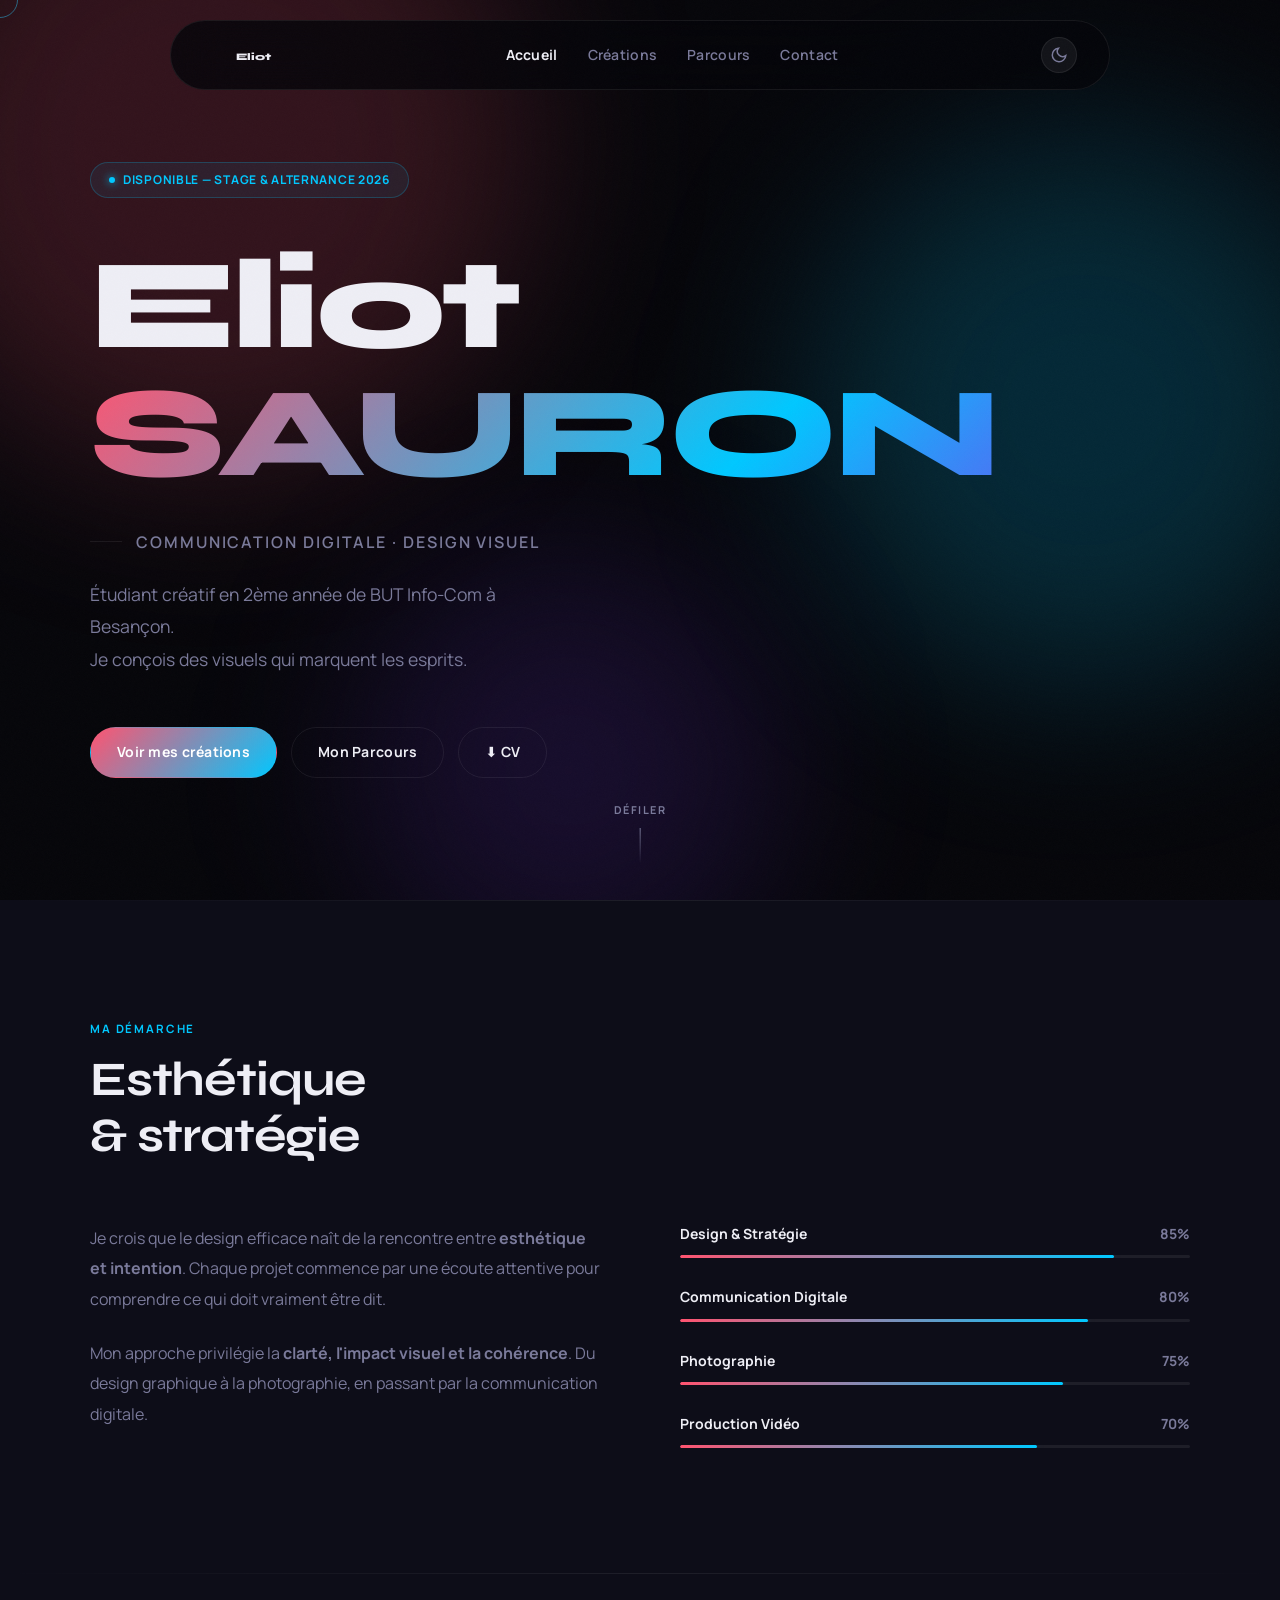
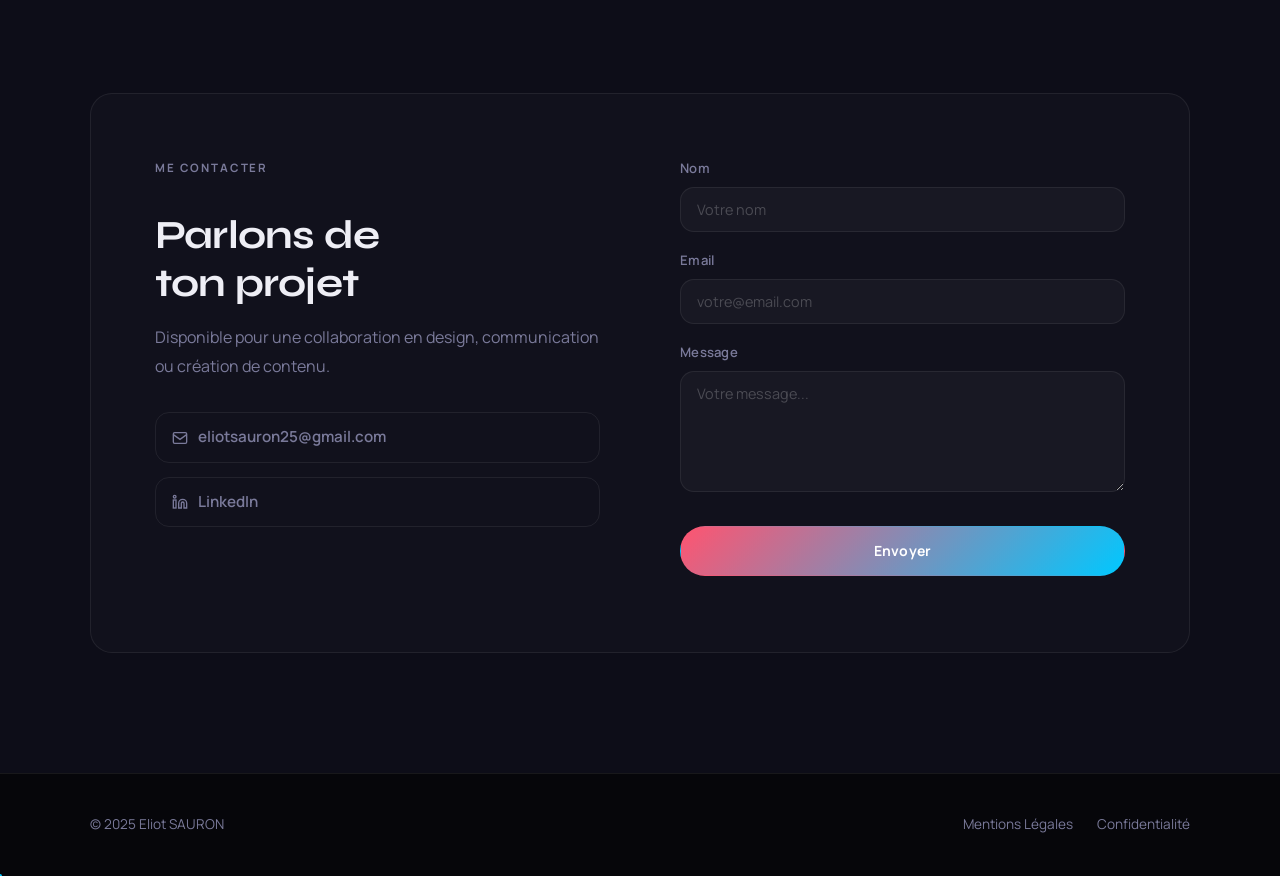
<file: index.html>
<!DOCTYPE html>
<html lang="fr">
<head>
    <meta charset="UTF-8">
    <meta name="viewport" content="width=device-width, initial-scale=1.0">
    <title>Eliot SAURON — Portfolio Créatif</title>
    <meta name="description" content="Portfolio d'Eliot Sauron — Communication Digitale & Design Visuel. Étudiant BUT Info-Com.">
    <link rel="preconnect" href="https://fonts.googleapis.com">
    <link rel="preconnect" href="https://fonts.gstatic.com" crossorigin>
    <link href="https://fonts.googleapis.com/css2?family=Manrope:wght@300;400;600;800&family=Syne:wght@600;700;800&display=swap" rel="stylesheet">
    <link rel="stylesheet" href="assets/css/style.css">
    <link rel="icon" href="favicon.ico">
</head>
<body class="theme-dark">

<header>
    <div class="header-inner">
        <a href="index.html" class="logo" aria-label="Accueil">
            <svg viewBox="0 0 200 80" fill="none">
                <defs>
                    <linearGradient id="g1" x1="0%" y1="0%" x2="100%" y2="0%">
                        <stop offset="0%" stop-color="#ff5470"/>
                        <stop offset="100%" stop-color="#00c8ff"/>
                    </linearGradient>
                </defs>
                <text x="50%" y="55%" text-anchor="middle" dominant-baseline="middle">Eliot</text>
                <path d="M30,40 C30,20 60,-10 100,10 C150,30 170,20 170,40 C170,60 150,90 100,70 C50,50 30,60 30,40" stroke="url(#g1)" stroke-width="3" fill="none" stroke-linecap="round"/>
            </svg>
        </a>
        <nav>
            <ul>
                <li><a href="index.html" class="active">Accueil</a></li>
                <li><a href="creations.html">Créations</a></li>
                <li><a href="cv.html">Parcours</a></li>
                <li><a href="#contact">Contact</a></li>
            </ul>
        </nav>
        <button id="theme-toggle" aria-label="Changer le thème">
            <svg class="icon-sun" width="18" height="18" viewBox="0 0 24 24" fill="none" stroke="currentColor" stroke-width="2"><circle cx="12" cy="12" r="5"/><line x1="12" y1="1" x2="12" y2="3"/><line x1="12" y1="21" x2="12" y2="23"/><line x1="4.22" y1="4.22" x2="5.64" y2="5.64"/><line x1="18.36" y1="18.36" x2="19.78" y2="19.78"/><line x1="1" y1="12" x2="3" y2="12"/><line x1="21" y1="12" x2="23" y2="12"/><line x1="4.22" y1="19.78" x2="5.64" y2="18.36"/><line x1="18.36" y1="5.64" x2="19.78" y2="4.22"/></svg>
            <svg class="icon-moon" width="18" height="18" viewBox="0 0 24 24" fill="none" stroke="currentColor" stroke-width="2"><path d="M21 12.79A9 9 0 1 1 11.21 3 7 7 0 0 0 21 12.79z"/></svg>
        </button>
    </div>
</header>

<main>
    <!-- HERO -->
    <section class="hero">
        <div class="hero-bg">
            <div class="orb orb-1"></div>
            <div class="orb orb-2"></div>
            <div class="orb orb-3"></div>
        </div>

        <div class="hero-content container">
            <div class="hero-tag">
                <span class="hero-tag-dot"></span>
                Disponible — Stage &amp; Alternance 2026
            </div>

            <h1 class="hero-title">
                <span class="line"><span class="line-inner">Eliot</span></span>
                <span class="line"><span class="line-inner grad">SAURON</span></span>
            </h1>

            <p class="hero-role">Communication Digitale · Design Visuel</p>

            <p class="hero-desc">
                Étudiant créatif en 2ème année de BUT Info-Com à Besançon.<br>
                Je conçois des visuels qui marquent les esprits.
            </p>

            <div class="hero-buttons">
                <a href="creations.html" class="btn btn-primary">Voir mes créations</a>
                <a href="cv.html" class="btn btn-ghost">Mon Parcours</a>
                <a href="/img/CV%20-%20Eliot%20SAURON.pdf" download class="btn btn-ghost">⬇ CV</a>
            </div>
        </div>

        <div class="hero-scroll">Défiler</div>
    </section>

    <!-- APPROCHE -->
    <section class="approach" id="approche">
        <div class="section-sep"></div>
        <div class="container">
            <p class="section-label" data-animate>Ma démarche</p>
            <h2 data-animate>Esthétique<br>&amp; stratégie</h2>
            <div class="approach-grid">
                <div class="approach-text" data-animate>
                    <p>Je crois que le design efficace naît de la rencontre entre <strong>esthétique et intention</strong>. Chaque projet commence par une écoute attentive pour comprendre ce qui doit vraiment être dit.</p>
                    <p>Mon approche privilégie la <strong>clarté, l'impact visuel et la cohérence</strong>. Du design graphique à la photographie, en passant par la communication digitale.</p>
                </div>
                <div class="skills" data-animate>
                    <div class="skill-item">
                        <div class="skill-head"><span>Design & Stratégie</span><span>85%</span></div>
                        <div class="progress"><div class="progress-bar" style="--fill:85%"></div></div>
                    </div>
                    <div class="skill-item">
                        <div class="skill-head"><span>Communication Digitale</span><span>80%</span></div>
                        <div class="progress"><div class="progress-bar" style="--fill:80%"></div></div>
                    </div>
                    <div class="skill-item">
                        <div class="skill-head"><span>Photographie</span><span>75%</span></div>
                        <div class="progress"><div class="progress-bar" style="--fill:75%"></div></div>
                    </div>
                    <div class="skill-item">
                        <div class="skill-head"><span>Production Vidéo</span><span>70%</span></div>
                        <div class="progress"><div class="progress-bar" style="--fill:70%"></div></div>
                    </div>
                </div>
            </div>
        </div>
    </section>

    <!-- CONTACT -->
    <section class="contact" id="contact">
        <div class="section-sep"></div>
        <div class="container">
            <div class="contact-card">
                <div class="contact-info" data-animate>
                    <p class="section-label">Me contacter</p>
                    <h2>Parlons de<br>ton projet</h2>
                    <p>Disponible pour une collaboration en design, communication ou création de contenu.</p>
                    <a href="mailto:eliotsauron25@gmail.com" class="contact-link">
                        <svg width="16" height="16" viewBox="0 0 24 24" fill="none" stroke="currentColor" stroke-width="2"><rect x="2" y="4" width="20" height="16" rx="2"/><path d="M2 7l10 7 10-7"/></svg>
                        eliotsauron25@gmail.com
                    </a>
                    <a href="https://linkedin.com/in/eliot-sauron" target="_blank" rel="noopener" class="contact-link">
                        <svg width="16" height="16" viewBox="0 0 24 24" fill="none" stroke="currentColor" stroke-width="2"><path d="M16 8a6 6 0 0 1 6 6v7h-4v-7a2 2 0 0 0-2-2 2 2 0 0 0-2 2v7h-4v-7a6 6 0 0 1 6-6z"/><rect x="2" y="9" width="4" height="12"/><circle cx="4" cy="4" r="2"/></svg>
                        LinkedIn
                    </a>
                </div>
                <form id="contact-form" action="https://formspree.io/f/mblwgzve" method="POST" data-animate>
                    <div class="form-group">
                        <label for="name">Nom</label>
                        <input type="text" id="name" name="name" placeholder="Votre nom" required>
                    </div>
                    <div class="form-group">
                        <label for="email">Email</label>
                        <input type="email" id="email" name="email" placeholder="votre@email.com" required>
                    </div>
                    <div class="form-group">
                        <label for="message">Message</label>
                        <textarea id="message" name="message" rows="5" placeholder="Votre message..." required></textarea>
                    </div>
                    <button type="submit" class="btn btn-primary" style="width:100%;margin-top:8px;justify-content:center">Envoyer</button>
                    <div id="form-status" style="margin-top:12px;text-align:center;font-size:.875rem"></div>
                </form>
            </div>
        </div>
    </section>
</main>

<footer>
    <div class="container footer-inner">
        <span>© 2025 Eliot SAURON</span>
        <div class="footer-links">
            <a href="mentions-legales.html">Mentions Légales</a>
            <a href="politique-confidentialite.html">Confidentialité</a>
        </div>
    </div>
</footer>

<script src="assets/js/form-protection.js"></script>
<script src="assets/js/main.js"></script>
</body>
</html>
</file>
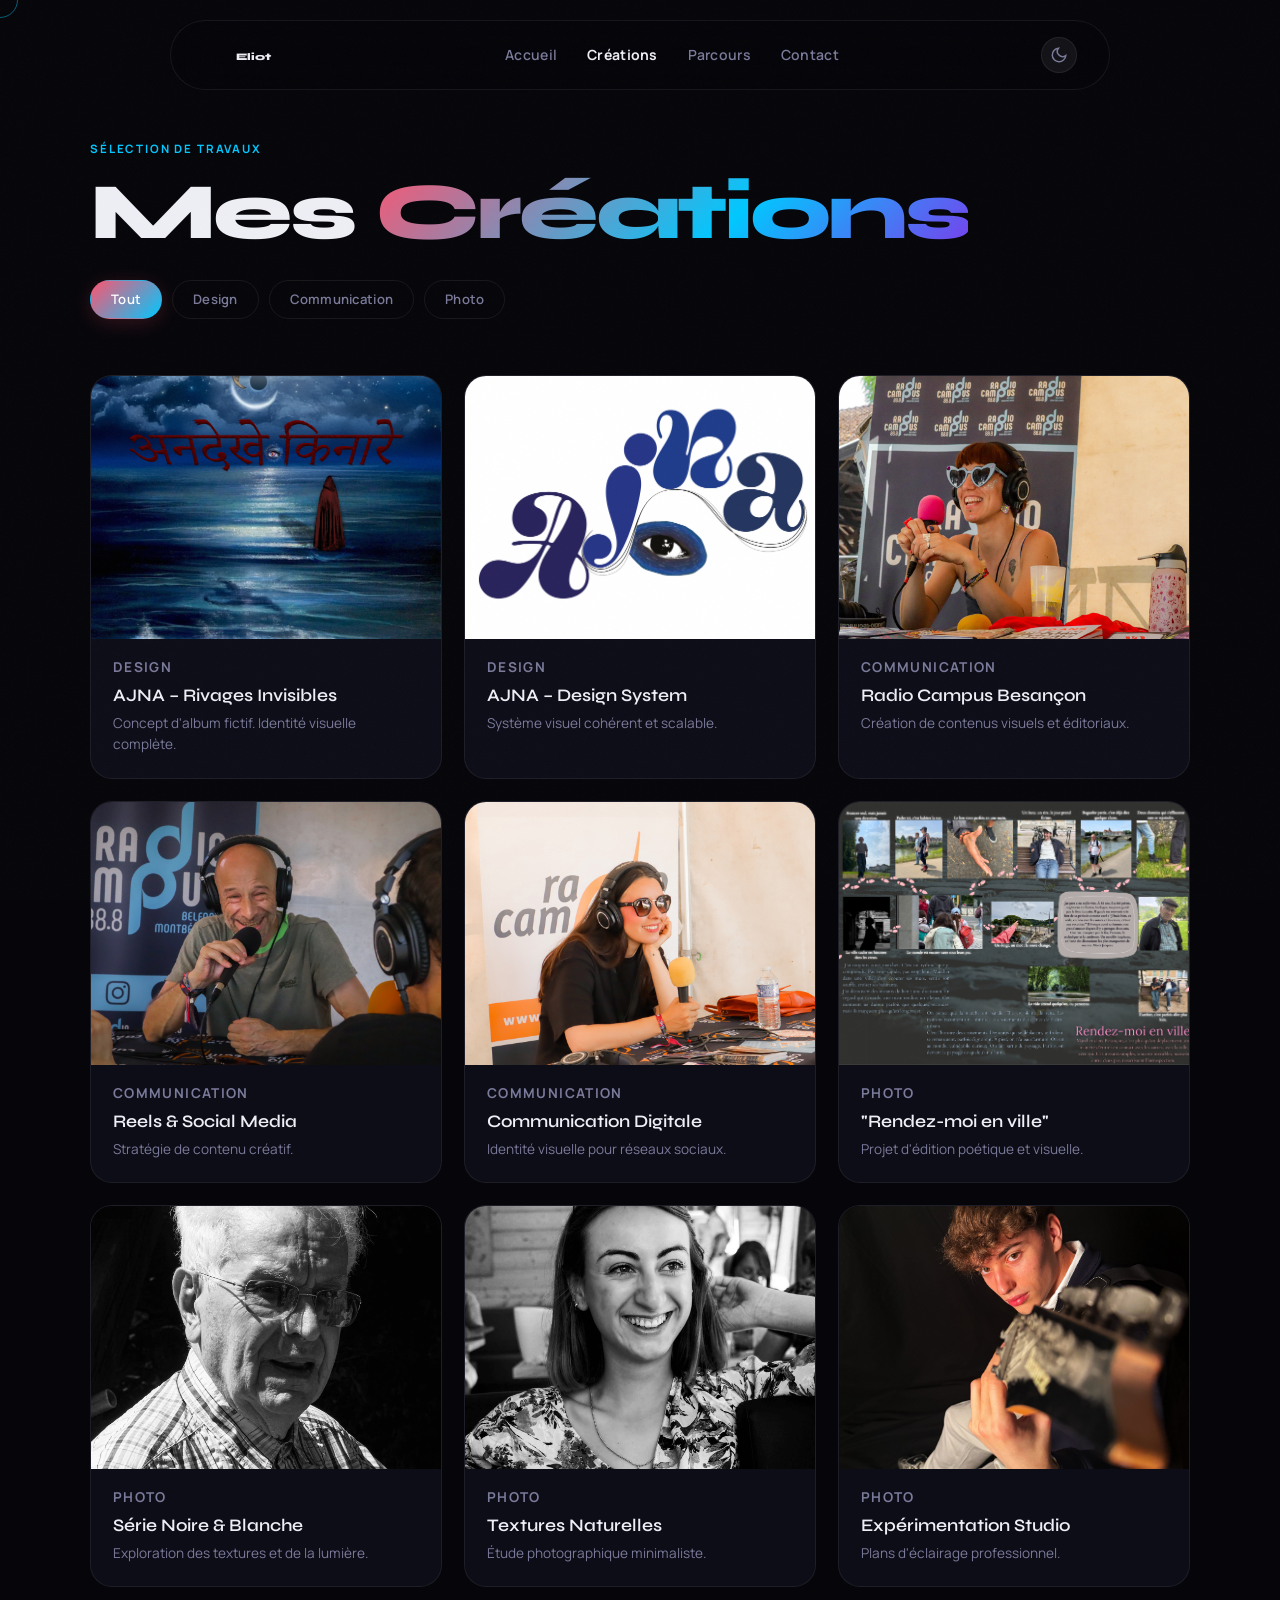
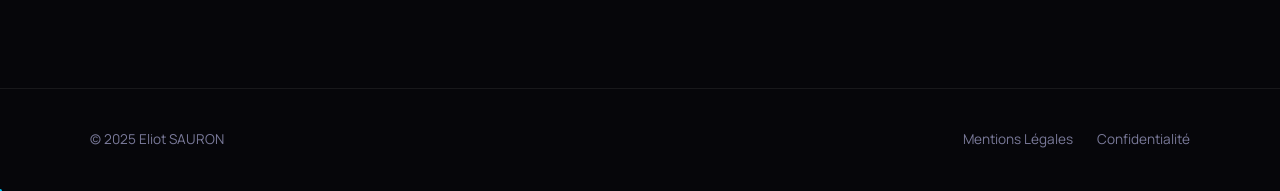
<file: creations.html>
<!DOCTYPE html>
<html lang="fr">
<head>
    <meta charset="UTF-8">
    <meta name="viewport" content="width=device-width, initial-scale=1.0">
    <title>Créations — Eliot SAURON</title>
    <meta name="description" content="Projets en design graphique, communication et photographie — Eliot Sauron.">
    <link rel="preconnect" href="https://fonts.googleapis.com">
    <link rel="preconnect" href="https://fonts.gstatic.com" crossorigin>
    <link href="https://fonts.googleapis.com/css2?family=Manrope:wght@300;400;600;800&family=Syne:wght@600;700;800&display=swap" rel="stylesheet">
    <link rel="stylesheet" href="assets/css/style.css">
    <link rel="icon" href="favicon.ico">
</head>
<body class="theme-dark">

<header>
    <div class="header-inner">
        <a href="index.html" class="logo" aria-label="Accueil">
            <svg viewBox="0 0 200 80" fill="none">
                <defs>
                    <linearGradient id="g1" x1="0%" y1="0%" x2="100%" y2="0%">
                        <stop offset="0%" stop-color="#ff5470"/>
                        <stop offset="100%" stop-color="#00c8ff"/>
                    </linearGradient>
                </defs>
                <text x="50%" y="55%" text-anchor="middle" dominant-baseline="middle">Eliot</text>
                <path d="M30,40 C30,20 60,-10 100,10 C150,30 170,20 170,40 C170,60 150,90 100,70 C50,50 30,60 30,40" stroke="url(#g1)" stroke-width="3" fill="none" stroke-linecap="round"/>
            </svg>
        </a>
        <nav>
            <ul>
                <li><a href="index.html">Accueil</a></li>
                <li><a href="creations.html" class="active">Créations</a></li>
                <li><a href="cv.html">Parcours</a></li>
                <li><a href="index.html#contact">Contact</a></li>
            </ul>
        </nav>
        <button id="theme-toggle" aria-label="Changer le thème">
            <svg class="icon-sun" width="18" height="18" viewBox="0 0 24 24" fill="none" stroke="currentColor" stroke-width="2"><circle cx="12" cy="12" r="5"/><line x1="12" y1="1" x2="12" y2="3"/><line x1="12" y1="21" x2="12" y2="23"/><line x1="4.22" y1="4.22" x2="5.64" y2="5.64"/><line x1="18.36" y1="18.36" x2="19.78" y2="19.78"/><line x1="1" y1="12" x2="3" y2="12"/><line x1="21" y1="12" x2="23" y2="12"/><line x1="4.22" y1="19.78" x2="5.64" y2="18.36"/><line x1="18.36" y1="5.64" x2="19.78" y2="4.22"/></svg>
            <svg class="icon-moon" width="18" height="18" viewBox="0 0 24 24" fill="none" stroke="currentColor" stroke-width="2"><path d="M21 12.79A9 9 0 1 1 11.21 3 7 7 0 0 0 21 12.79z"/></svg>
        </button>
    </div>
</header>

<main style="padding: 140px 0 100px">
    <div class="container">
        <p class="section-label" data-animate>Sélection de travaux</p>
        <div class="creations-header">
            <h1 data-animate style="font:800 clamp(2.8rem,9vw,5rem)/1 var(--ff-head);letter-spacing:-.04em">
                Mes <span class="grad">Créations</span>
            </h1>
            <div class="filters" data-animate id="filter-buttons">
                <button class="filter-btn active" data-filter="all">Tout</button>
                <button class="filter-btn" data-filter="design">Design</button>
                <button class="filter-btn" data-filter="comm">Communication</button>
                <button class="filter-btn" data-filter="photo">Photo</button>
            </div>
        </div>

        <div class="creation-grid" id="creation-grid">

            <article class="creation-card" data-category="design" data-animate>
                <div class="creation-img"><img src="img/ajna-cover.jpg" alt="AJNA – Rivages Invisibles" loading="lazy"></div>
                <div class="creation-content">
                    <p class="creation-cat">Design</p>
                    <h3>AJNA – Rivages Invisibles</h3>
                    <p>Concept d'album fictif. Identité visuelle complète.</p>
                </div>
            </article>

            <article class="creation-card" data-category="design" data-animate>
                <div class="creation-img"><img src="img/ajna-logo.jpg" alt="AJNA Design System" loading="lazy"></div>
                <div class="creation-content">
                    <p class="creation-cat">Design</p>
                    <h3>AJNA – Design System</h3>
                    <p>Système visuel cohérent et scalable.</p>
                </div>
            </article>

            <article class="creation-card" data-category="comm" data-animate>
                <div class="creation-img"><img src="img/radio-1.jpg" alt="Radio Campus Besançon" loading="lazy"></div>
                <div class="creation-content">
                    <p class="creation-cat">Communication</p>
                    <h3>Radio Campus Besançon</h3>
                    <p>Création de contenus visuels et éditoriaux.</p>
                </div>
            </article>

            <article class="creation-card" data-category="comm" data-animate>
                <div class="creation-img"><img src="img/radio-2.jpg" alt="Reels & Social Media" loading="lazy"></div>
                <div class="creation-content">
                    <p class="creation-cat">Communication</p>
                    <h3>Reels &amp; Social Media</h3>
                    <p>Stratégie de contenu créatif.</p>
                </div>
            </article>

            <article class="creation-card" data-category="comm" data-animate>
                <div class="creation-img"><img src="img/radio-3.jpg" alt="Communication Digitale" loading="lazy"></div>
                <div class="creation-content">
                    <p class="creation-cat">Communication</p>
                    <h3>Communication Digitale</h3>
                    <p>Identité visuelle pour réseaux sociaux.</p>
                </div>
            </article>

            <article class="creation-card" data-category="photo" data-animate>
                <div class="creation-img"><img src="img/rv-cover.jpg" alt="Rendez-moi en ville" loading="lazy"></div>
                <div class="creation-content">
                    <p class="creation-cat">Photo</p>
                    <h3>"Rendez-moi en ville"</h3>
                    <p>Projet d'édition poétique et visuelle.</p>
                </div>
            </article>

            <article class="creation-card" data-category="photo" data-animate>
                <div class="creation-img"><img src="img/photo-nb-1.jpg" alt="Série Noire & Blanche" loading="lazy"></div>
                <div class="creation-content">
                    <p class="creation-cat">Photo</p>
                    <h3>Série Noire &amp; Blanche</h3>
                    <p>Exploration des textures et de la lumière.</p>
                </div>
            </article>

            <article class="creation-card" data-category="photo" data-animate>
                <div class="creation-img"><img src="img/photo-nb-2.jpg" alt="Textures Naturelles" loading="lazy"></div>
                <div class="creation-content">
                    <p class="creation-cat">Photo</p>
                    <h3>Textures Naturelles</h3>
                    <p>Étude photographique minimaliste.</p>
                </div>
            </article>

            <article class="creation-card" data-category="photo" data-animate>
                <div class="creation-img"><img src="img/photo-jacques-1.jpg" alt="Expérimentation Studio" loading="lazy"></div>
                <div class="creation-content">
                    <p class="creation-cat">Photo</p>
                    <h3>Expérimentation Studio</h3>
                    <p>Plans d'éclairage professionnel.</p>
                </div>
            </article>

        </div>
    </div>
</main>

<footer>
    <div class="container footer-inner">
        <span>© 2025 Eliot SAURON</span>
        <div class="footer-links">
            <a href="mentions-legales.html">Mentions Légales</a>
            <a href="politique-confidentialite.html">Confidentialité</a>
        </div>
    </div>
</footer>

<script src="assets/js/main.js"></script>
</body>
</html>
</file>
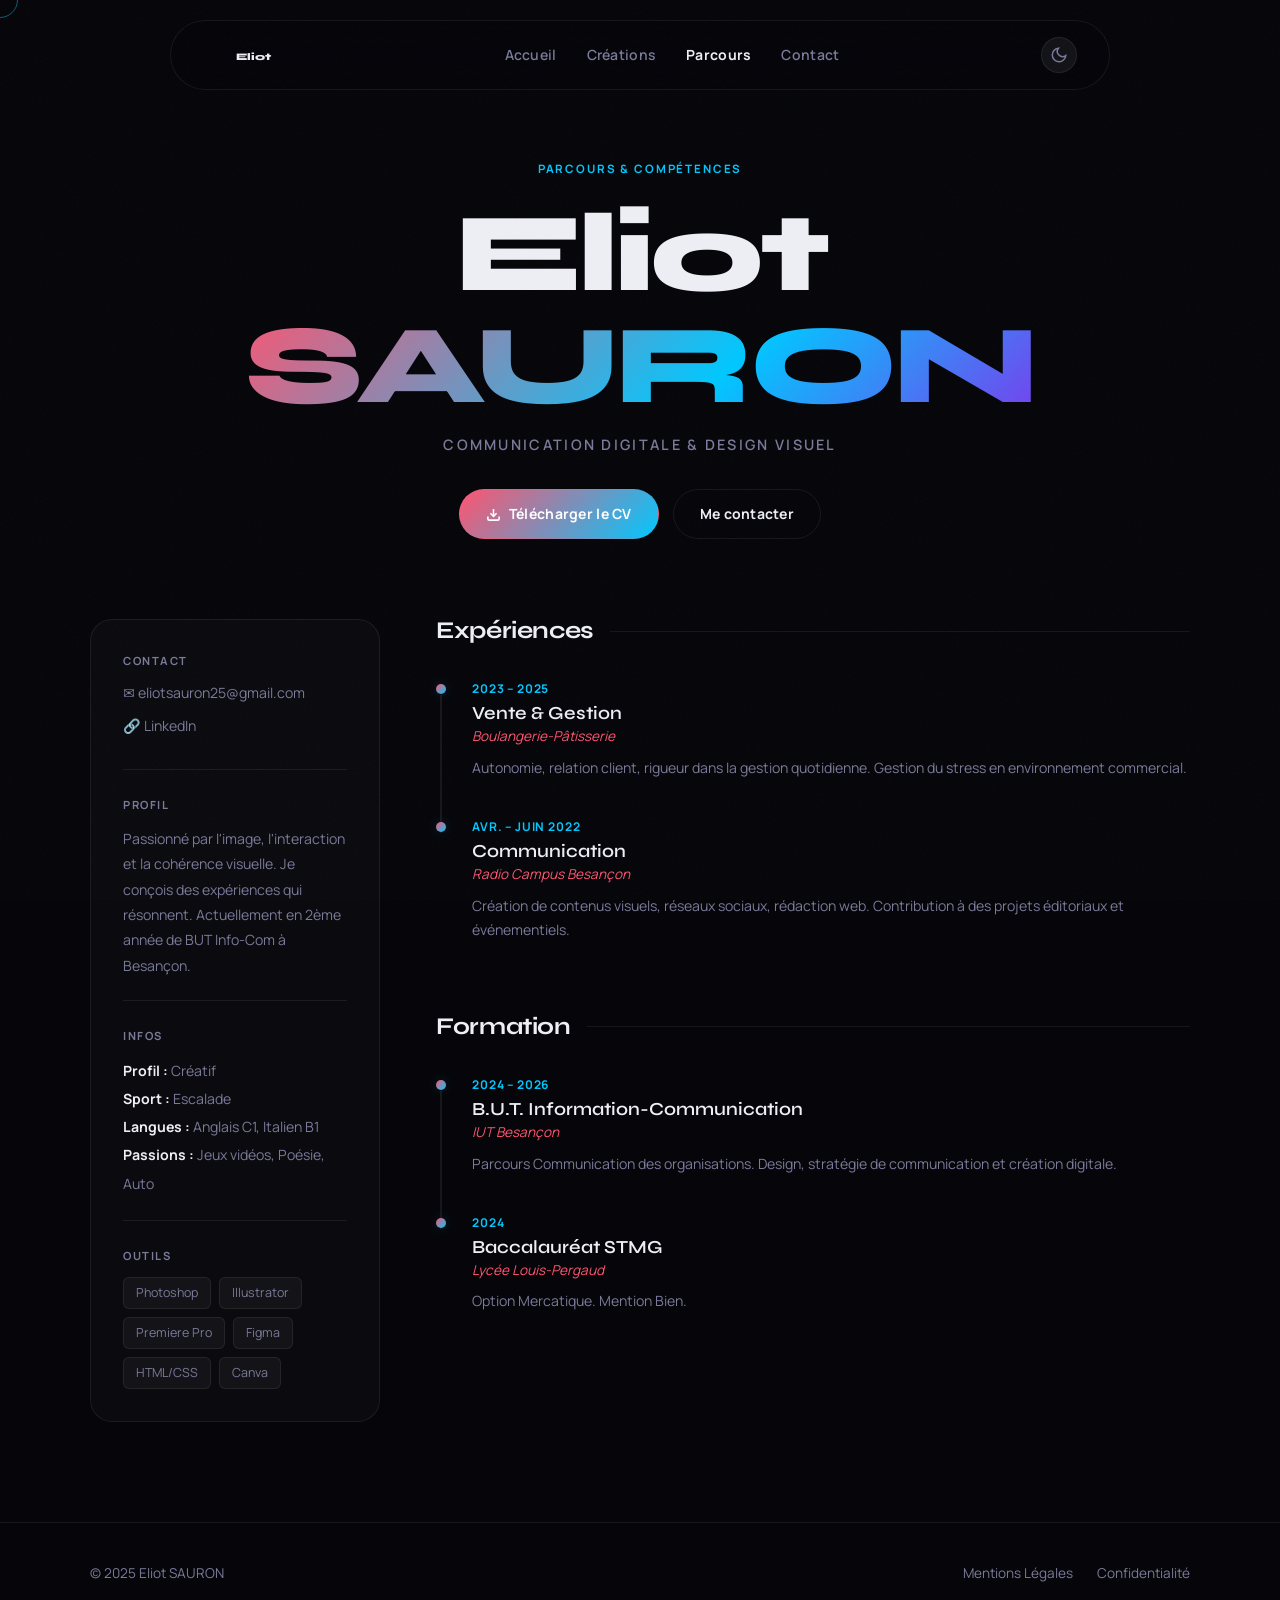
<file: cv.html>
<!DOCTYPE html>
<html lang="fr">
<head>
    <meta charset="UTF-8">
    <meta name="viewport" content="width=device-width, initial-scale=1.0">
    <title>Parcours — Eliot SAURON</title>
    <meta name="description" content="Parcours et compétences d'Eliot Sauron — Communication Digitale & Design Visuel.">
    <link rel="preconnect" href="https://fonts.googleapis.com">
    <link rel="preconnect" href="https://fonts.gstatic.com" crossorigin>
    <link href="https://fonts.googleapis.com/css2?family=Manrope:wght@300;400;600;800&family=Syne:wght@600;700;800&display=swap" rel="stylesheet">
    <link rel="stylesheet" href="assets/css/style.css">
    <link rel="icon" href="favicon.ico">
</head>
<body class="theme-dark">

<header>
    <div class="header-inner">
        <a href="index.html" class="logo" aria-label="Accueil">
            <svg viewBox="0 0 200 80" fill="none">
                <defs>
                    <linearGradient id="g1" x1="0%" y1="0%" x2="100%" y2="0%">
                        <stop offset="0%" stop-color="#ff5470"/>
                        <stop offset="100%" stop-color="#00c8ff"/>
                    </linearGradient>
                </defs>
                <text x="50%" y="55%" text-anchor="middle" dominant-baseline="middle">Eliot</text>
                <path d="M30,40 C30,20 60,-10 100,10 C150,30 170,20 170,40 C170,60 150,90 100,70 C50,50 30,60 30,40" stroke="url(#g1)" stroke-width="3" fill="none" stroke-linecap="round"/>
            </svg>
        </a>
        <nav>
            <ul>
                <li><a href="index.html">Accueil</a></li>
                <li><a href="creations.html">Créations</a></li>
                <li><a href="cv.html" class="active">Parcours</a></li>
                <li><a href="index.html#contact">Contact</a></li>
            </ul>
        </nav>
        <button id="theme-toggle" aria-label="Changer le thème">
            <svg class="icon-sun" width="18" height="18" viewBox="0 0 24 24" fill="none" stroke="currentColor" stroke-width="2"><circle cx="12" cy="12" r="5"/><line x1="12" y1="1" x2="12" y2="3"/><line x1="12" y1="21" x2="12" y2="23"/><line x1="4.22" y1="4.22" x2="5.64" y2="5.64"/><line x1="18.36" y1="18.36" x2="19.78" y2="19.78"/><line x1="1" y1="12" x2="3" y2="12"/><line x1="21" y1="12" x2="23" y2="12"/><line x1="4.22" y1="19.78" x2="5.64" y2="18.36"/><line x1="18.36" y1="5.64" x2="19.78" y2="4.22"/></svg>
            <svg class="icon-moon" width="18" height="18" viewBox="0 0 24 24" fill="none" stroke="currentColor" stroke-width="2"><path d="M21 12.79A9 9 0 1 1 11.21 3 7 7 0 0 0 21 12.79z"/></svg>
        </button>
    </div>
</header>

<main class="cv-page">
    <div class="container">

        <!-- Hero CV -->
        <div class="cv-hero" data-animate>
            <p class="section-label" style="margin-bottom:20px">Parcours &amp; compétences</p>
            <h1>
                Eliot <span class="grad">SAURON</span>
            </h1>
            <p class="cv-hero-role">Communication Digitale &amp; Design Visuel</p>
            <div class="cv-download-bar">
                <a href="/img/CV%20-%20Eliot%20SAURON.pdf" target="_blank" class="btn btn-primary">
                    <svg width="15" height="15" viewBox="0 0 24 24" fill="none" stroke="currentColor" stroke-width="2.5"><path d="M21 15v4a2 2 0 0 1-2 2H5a2 2 0 0 1-2-2v-4"/><polyline points="7 10 12 15 17 10"/><line x1="12" y1="15" x2="12" y2="3"/></svg>
                    Télécharger le CV
                </a>
                <a href="index.html#contact" class="btn btn-ghost">Me contacter</a>
            </div>
        </div>

        <!-- Layout sidebar + contenu -->
        <div class="cv-layout">

            <!-- Sidebar -->
            <aside class="cv-side" data-animate>

                <div class="cv-section">
                    <p class="cv-section-title">Contact</p>
                    <a href="mailto:eliotsauron25@gmail.com" class="cv-contact-link">✉ eliotsauron25@gmail.com</a>
                    <a href="https://linkedin.com/in/eliot-sauron" target="_blank" rel="noopener" class="cv-contact-link">🔗 LinkedIn</a>
                </div>

                <div class="cv-section">
                    <p class="cv-section-title">Profil</p>
                    <p class="cv-bio">Passionné par l'image, l'interaction et la cohérence visuelle. Je conçois des expériences qui résonnent. Actuellement en 2ème année de BUT Info-Com à Besançon.</p>
                </div>

                <div class="cv-section">
                    <p class="cv-section-title">Infos</p>
                    <ul class="cv-info-list">
                        <li><strong>Profil :</strong> Créatif</li>
                        <li><strong>Sport :</strong> Escalade</li>
                        <li><strong>Langues :</strong> Anglais C1, Italien B1</li>
                        <li><strong>Passions :</strong> Jeux vidéos, Poésie, Auto</li>
                    </ul>
                </div>

                <div class="cv-section">
                    <p class="cv-section-title">Outils</p>
                    <div class="chips">
                        <span class="chip">Photoshop</span>
                        <span class="chip">Illustrator</span>
                        <span class="chip">Premiere Pro</span>
                        <span class="chip">Figma</span>
                        <span class="chip">HTML/CSS</span>
                        <span class="chip">Canva</span>
                    </div>
                </div>

            </aside>

            <!-- Contenu principal -->
            <div class="cv-main">

                <section data-animate>
                    <h2 class="cv-section-heading">Expériences</h2>
                    <div class="timeline">
                        <div class="timeline-item">
                            <p class="timeline-date">2023 – 2025</p>
                            <p class="timeline-h">Vente &amp; Gestion</p>
                            <span class="timeline-place">Boulangerie-Pâtisserie</span>
                            <p class="timeline-p">Autonomie, relation client, rigueur dans la gestion quotidienne. Gestion du stress en environnement commercial.</p>
                        </div>
                        <div class="timeline-item">
                            <p class="timeline-date">Avr. – Juin 2022</p>
                            <p class="timeline-h">Communication</p>
                            <span class="timeline-place">Radio Campus Besançon</span>
                            <p class="timeline-p">Création de contenus visuels, réseaux sociaux, rédaction web. Contribution à des projets éditoriaux et événementiels.</p>
                        </div>
                    </div>
                </section>

                <section data-animate>
                    <h2 class="cv-section-heading">Formation</h2>
                    <div class="timeline">
                        <div class="timeline-item">
                            <p class="timeline-date">2024 – 2026</p>
                            <p class="timeline-h">B.U.T. Information-Communication</p>
                            <span class="timeline-place">IUT Besançon</span>
                            <p class="timeline-p">Parcours Communication des organisations. Design, stratégie de communication et création digitale.</p>
                        </div>
                        <div class="timeline-item">
                            <p class="timeline-date">2024</p>
                            <p class="timeline-h">Baccalauréat STMG</p>
                            <span class="timeline-place">Lycée Louis-Pergaud</span>
                            <p class="timeline-p">Option Mercatique. Mention Bien.</p>
                        </div>
                    </div>
                </section>

            </div>
        </div>
    </div>
</main>

<footer>
    <div class="container footer-inner">
        <span>© 2025 Eliot SAURON</span>
        <div class="footer-links">
            <a href="mentions-legales.html">Mentions Légales</a>
            <a href="politique-confidentialite.html">Confidentialité</a>
        </div>
    </div>
</footer>

<script src="assets/js/main.js"></script>
</body>
</html>
</file>
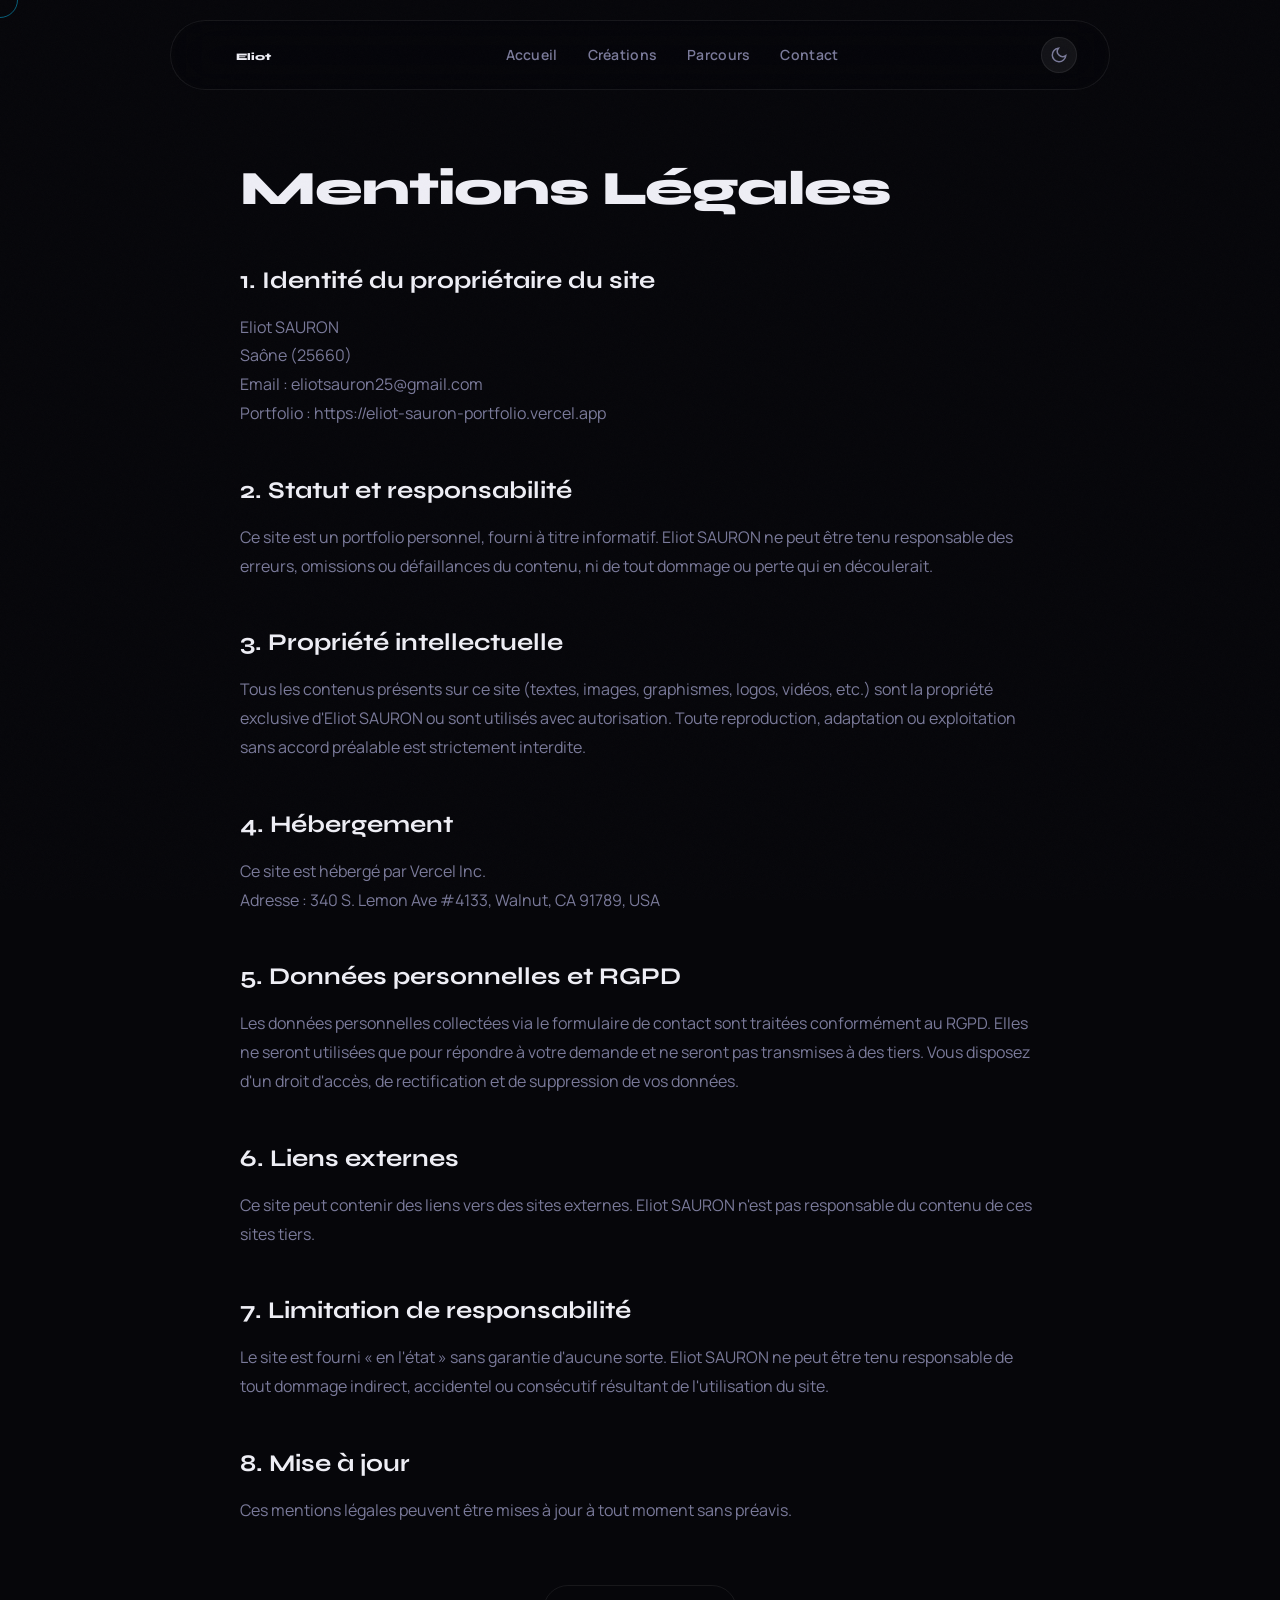
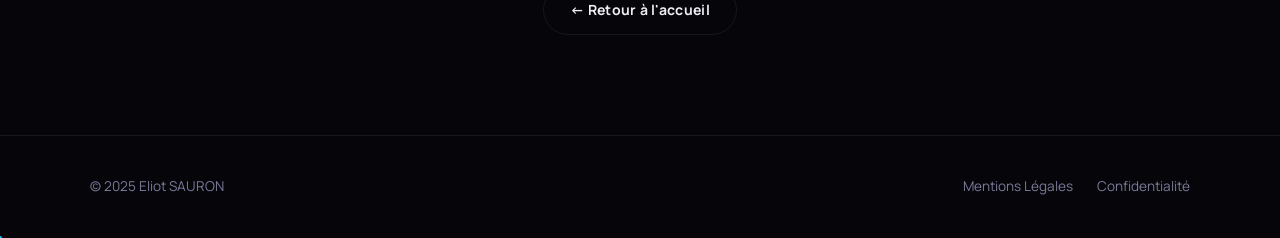
<file: mentions-legales.html>
<!DOCTYPE html>
<html lang="fr">
<head>
    <meta charset="UTF-8">
    <meta name="viewport" content="width=device-width, initial-scale=1.0">
    <title>Mentions Légales — Eliot SAURON</title>
    <meta name="description" content="Mentions légales du portfolio d'Eliot Sauron.">
    <link rel="preconnect" href="https://fonts.googleapis.com">
    <link rel="preconnect" href="https://fonts.gstatic.com" crossorigin>
    <link href="https://fonts.googleapis.com/css2?family=Manrope:wght@300;400;600;800&family=Syne:wght@600;700;800&display=swap" rel="stylesheet">
    <link rel="stylesheet" href="assets/css/style.css">
    <link rel="icon" href="favicon.ico">
</head>
<body class="theme-dark">

<header>
    <div class="header-inner">
        <a href="index.html" class="logo" aria-label="Accueil">
            <svg viewBox="0 0 200 80" fill="none">
                <defs>
                    <linearGradient id="g1" x1="0%" y1="0%" x2="100%" y2="0%">
                        <stop offset="0%" stop-color="#ff5470"/>
                        <stop offset="100%" stop-color="#00c8ff"/>
                    </linearGradient>
                </defs>
                <text x="50%" y="55%" text-anchor="middle" dominant-baseline="middle">Eliot</text>
                <path d="M30,40 C30,20 60,-10 100,10 C150,30 170,20 170,40 C170,60 150,90 100,70 C50,50 30,60 30,40" stroke="url(#g1)" stroke-width="3" fill="none" stroke-linecap="round"/>
            </svg>
        </a>
        <nav>
            <ul>
                <li><a href="index.html">Accueil</a></li>
                <li><a href="creations.html">Créations</a></li>
                <li><a href="cv.html">Parcours</a></li>
                <li><a href="index.html#contact">Contact</a></li>
            </ul>
        </nav>
        <button id="theme-toggle" aria-label="Changer le thème">
            <svg class="icon-sun" width="18" height="18" viewBox="0 0 24 24" fill="none" stroke="currentColor" stroke-width="2"><circle cx="12" cy="12" r="5"/><line x1="12" y1="1" x2="12" y2="3"/><line x1="12" y1="21" x2="12" y2="23"/><line x1="4.22" y1="4.22" x2="5.64" y2="5.64"/><line x1="18.36" y1="18.36" x2="19.78" y2="19.78"/><line x1="1" y1="12" x2="3" y2="12"/><line x1="21" y1="12" x2="23" y2="12"/><line x1="4.22" y1="19.78" x2="5.64" y2="18.36"/><line x1="18.36" y1="5.64" x2="19.78" y2="4.22"/></svg>
            <svg class="icon-moon" width="18" height="18" viewBox="0 0 24 24" fill="none" stroke="currentColor" stroke-width="2"><path d="M21 12.79A9 9 0 1 1 11.21 3 7 7 0 0 0 21 12.79z"/></svg>
        </button>
    </div>
</header>

<main class="legal">
    <div class="container legal-content">
        <h1 data-animate>Mentions Légales</h1>

        <h2>1. Identité du propriétaire du site</h2>
        <p>
            Eliot SAURON<br>
            Saône (25660)<br>
            Email : eliotsauron25@gmail.com<br>
            Portfolio : https://eliot-sauron-portfolio.vercel.app
        </p>

        <h2>2. Statut et responsabilité</h2>
        <p>
            Ce site est un portfolio personnel, fourni à titre informatif. Eliot SAURON ne peut être tenu responsable des erreurs, omissions ou défaillances du contenu, ni de tout dommage ou perte qui en découlerait.
        </p>

        <h2>3. Propriété intellectuelle</h2>
        <p>
            Tous les contenus présents sur ce site (textes, images, graphismes, logos, vidéos, etc.) sont la propriété exclusive d'Eliot SAURON ou sont utilisés avec autorisation. Toute reproduction, adaptation ou exploitation sans accord préalable est strictement interdite.
        </p>

        <h2>4. Hébergement</h2>
        <p>
            Ce site est hébergé par Vercel Inc.<br>
            Adresse : 340 S. Lemon Ave #4133, Walnut, CA 91789, USA
        </p>

        <h2>5. Données personnelles et RGPD</h2>
        <p>
            Les données personnelles collectées via le formulaire de contact sont traitées conformément au RGPD. Elles ne seront utilisées que pour répondre à votre demande et ne seront pas transmises à des tiers. Vous disposez d'un droit d'accès, de rectification et de suppression de vos données.
        </p>

        <h2>6. Liens externes</h2>
        <p>
            Ce site peut contenir des liens vers des sites externes. Eliot SAURON n'est pas responsable du contenu de ces sites tiers.
        </p>

        <h2>7. Limitation de responsabilité</h2>
        <p>
            Le site est fourni « en l'état » sans garantie d'aucune sorte. Eliot SAURON ne peut être tenu responsable de tout dommage indirect, accidentel ou consécutif résultant de l'utilisation du site.
        </p>

        <h2>8. Mise à jour</h2>
        <p>
            Ces mentions légales peuvent être mises à jour à tout moment sans préavis.
        </p>

        <div style="margin-top:60px;text-align:center">
            <a href="index.html" class="btn btn-ghost">← Retour à l'accueil</a>
        </div>
    </div>
</main>

<footer>
    <div class="container footer-inner">
        <span>© 2025 Eliot SAURON</span>
        <div class="footer-links">
            <a href="mentions-legales.html">Mentions Légales</a>
            <a href="politique-confidentialite.html">Confidentialité</a>
        </div>
    </div>
</footer>

<script src="assets/js/main.js"></script>
</body>
</html>
</file>
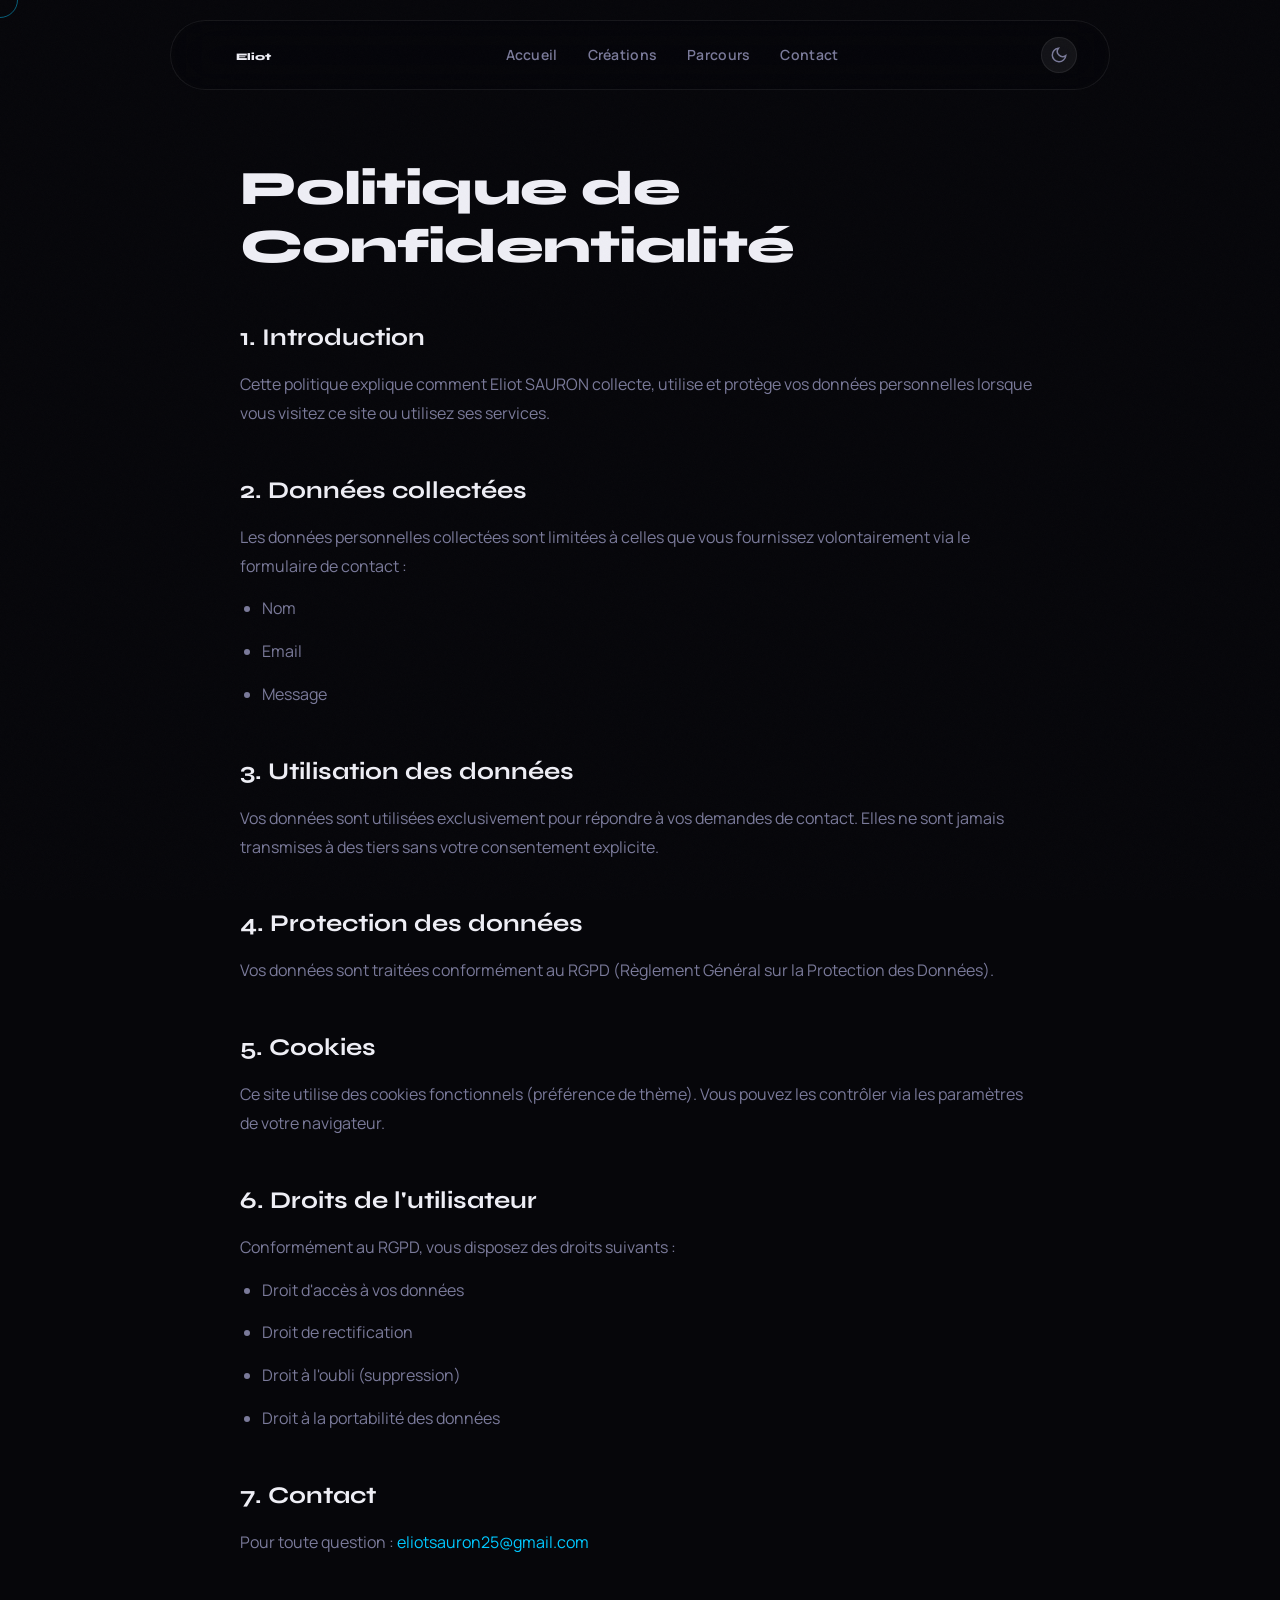
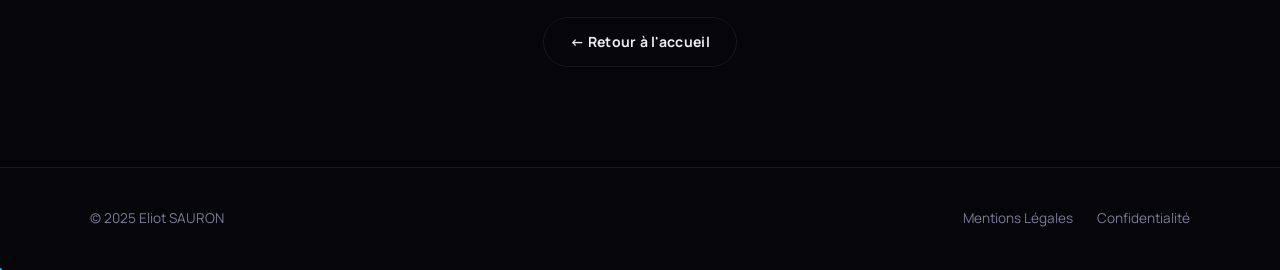
<file: politique-confidentialite.html>
<!DOCTYPE html>
<html lang="fr">
<head>
    <meta charset="UTF-8">
    <meta name="viewport" content="width=device-width, initial-scale=1.0">
    <title>Politique de Confidentialité — Eliot SAURON</title>
    <meta name="description" content="Politique de confidentialité du portfolio d'Eliot Sauron.">
    <link rel="preconnect" href="https://fonts.googleapis.com">
    <link rel="preconnect" href="https://fonts.gstatic.com" crossorigin>
    <link href="https://fonts.googleapis.com/css2?family=Manrope:wght@300;400;600;800&family=Syne:wght@600;700;800&display=swap" rel="stylesheet">
    <link rel="stylesheet" href="assets/css/style.css">
    <link rel="icon" href="favicon.ico">
</head>
<body class="theme-dark">

<header>
    <div class="header-inner">
        <a href="index.html" class="logo" aria-label="Accueil">
            <svg viewBox="0 0 200 80" fill="none">
                <defs>
                    <linearGradient id="g1" x1="0%" y1="0%" x2="100%" y2="0%">
                        <stop offset="0%" stop-color="#ff5470"/>
                        <stop offset="100%" stop-color="#00c8ff"/>
                    </linearGradient>
                </defs>
                <text x="50%" y="55%" text-anchor="middle" dominant-baseline="middle">Eliot</text>
                <path d="M30,40 C30,20 60,-10 100,10 C150,30 170,20 170,40 C170,60 150,90 100,70 C50,50 30,60 30,40" stroke="url(#g1)" stroke-width="3" fill="none" stroke-linecap="round"/>
            </svg>
        </a>
        <nav>
            <ul>
                <li><a href="index.html">Accueil</a></li>
                <li><a href="creations.html">Créations</a></li>
                <li><a href="cv.html">Parcours</a></li>
                <li><a href="index.html#contact">Contact</a></li>
            </ul>
        </nav>
        <button id="theme-toggle" aria-label="Changer le thème">
            <svg class="icon-sun" width="18" height="18" viewBox="0 0 24 24" fill="none" stroke="currentColor" stroke-width="2"><circle cx="12" cy="12" r="5"/><line x1="12" y1="1" x2="12" y2="3"/><line x1="12" y1="21" x2="12" y2="23"/><line x1="4.22" y1="4.22" x2="5.64" y2="5.64"/><line x1="18.36" y1="18.36" x2="19.78" y2="19.78"/><line x1="1" y1="12" x2="3" y2="12"/><line x1="21" y1="12" x2="23" y2="12"/><line x1="4.22" y1="19.78" x2="5.64" y2="18.36"/><line x1="18.36" y1="5.64" x2="19.78" y2="4.22"/></svg>
            <svg class="icon-moon" width="18" height="18" viewBox="0 0 24 24" fill="none" stroke="currentColor" stroke-width="2"><path d="M21 12.79A9 9 0 1 1 11.21 3 7 7 0 0 0 21 12.79z"/></svg>
        </button>
    </div>
</header>

<main class="legal">
    <div class="container legal-content">
        <h1 data-animate>Politique de Confidentialité</h1>

        <h2>1. Introduction</h2>
        <p>
            Cette politique explique comment Eliot SAURON collecte, utilise et protège vos données personnelles lorsque vous visitez ce site ou utilisez ses services.
        </p>

        <h2>2. Données collectées</h2>
        <p>
            Les données personnelles collectées sont limitées à celles que vous fournissez volontairement via le formulaire de contact :
        </p>
        <ul>
            <li>Nom</li>
            <li>Email</li>
            <li>Message</li>
        </ul>

        <h2>3. Utilisation des données</h2>
        <p>Vos données sont utilisées exclusivement pour répondre à vos demandes de contact. Elles ne sont jamais transmises à des tiers sans votre consentement explicite.</p>

        <h2>4. Protection des données</h2>
        <p>
            Vos données sont traitées conformément au RGPD (Règlement Général sur la Protection des Données).
        </p>

        <h2>5. Cookies</h2>
        <p>
            Ce site utilise des cookies fonctionnels (préférence de thème). Vous pouvez les contrôler via les paramètres de votre navigateur.
        </p>

        <h2>6. Droits de l'utilisateur</h2>
        <p>Conformément au RGPD, vous disposez des droits suivants :</p>
        <ul>
            <li>Droit d'accès à vos données</li>
            <li>Droit de rectification</li>
            <li>Droit à l'oubli (suppression)</li>
            <li>Droit à la portabilité des données</li>
        </ul>

        <h2>7. Contact</h2>
        <p>
            Pour toute question : <a href="mailto:eliotsauron25@gmail.com" style="color:var(--c-accent-2)">eliotsauron25@gmail.com</a>
        </p>

        <div style="margin-top:60px;text-align:center">
            <a href="index.html" class="btn btn-ghost">← Retour à l'accueil</a>
        </div>
    </div>
</main>

<footer>
    <div class="container footer-inner">
        <span>© 2025 Eliot SAURON</span>
        <div class="footer-links">
            <a href="mentions-legales.html">Mentions Légales</a>
            <a href="politique-confidentialite.html">Confidentialité</a>
        </div>
    </div>
</footer>

<script src="assets/js/main.js"></script>
</body>
</html>
</file>
<file: assets/css/style.css>
/* ===== ELIOT SAURON — PORTFOLIO v2 ===== */
:root {
    --ff-body: 'Manrope', system-ui, sans-serif;
    --ff-head: 'Syne', system-ui, sans-serif;

    --c-bg:      #06060a;
    --c-bg-alt:  #0d0d18;
    --c-text:    #eeeef5;
    --c-text-sec:#7a7a9a;
    --c-accent-1:#ff5470;
    --c-accent-2:#00c8ff;
    --c-accent-3:#7c3aed;
    --c-border:  rgba(255,255,255,.07);
    --c-glow-1:  rgba(255,84,112,.18);
    --c-glow-2:  rgba(0,200,255,.18);
    --c-glow-3:  rgba(124,58,237,.15);

    --sp:   clamp(1.5rem, 4vw, 3rem);
    --rad:  14px;
    --rad-lg: 22px;
}

body.theme-light {
    --c-bg:      #f4f4f9;
    --c-bg-alt:  #eaeaf2;
    --c-text:    #0d0d18;
    --c-text-sec:#5a5a7a;
    --c-accent-1:#e6364f;
    --c-accent-2:#0099cc;
    --c-accent-3:#6d28d9;
    --c-border:  rgba(0,0,0,.1);
    --c-glow-1:  rgba(230,54,79,.1);
    --c-glow-2:  rgba(0,153,204,.1);
    --c-glow-3:  rgba(109,40,217,.08);
}

*, *::before, *::after { margin:0; padding:0; box-sizing:border-box; }

html { scroll-behavior:smooth; -webkit-font-smoothing:antialiased; }

body {
    background: var(--c-bg);
    color: var(--c-text);
    font-family: var(--ff-body);
    line-height: 1.6;
    overflow-x: hidden;
    transition: background .4s, color .4s;
}

/* Grain texture premium */
body::after {
    content: '';
    position: fixed;
    inset: 0;
    background-image: url("data:image/svg+xml,%3Csvg viewBox='0 0 512 512' xmlns='http://www.w3.org/2000/svg'%3E%3Cfilter id='n'%3E%3CfeTurbulence type='fractalNoise' baseFrequency='0.8' numOctaves='4' stitchTiles='stitch'/%3E%3C/filter%3E%3Crect width='100%25' height='100%25' filter='url(%23n)'/%3E%3C/svg%3E");
    background-size: 220px 220px;
    opacity: 0.022;
    pointer-events: none;
    z-index: 9997;
}

img, video { max-width:100%; height:auto; display:block; }
a { text-decoration:none; color:inherit; }
button { border:none; background:none; font:inherit; cursor:pointer; }

.container {
    width: 90%;
    max-width: 1100px;
    margin: 0 auto;
}

/* scroll-margin pour ancres sous header */
section[id] { scroll-margin-top: 100px; }

/* === CUSTOM CURSOR === */
#cursor {
    position: fixed;
    width: 36px; height: 36px;
    border: 1.5px solid rgba(0,200,255,.45);
    border-radius: 50%;
    pointer-events: none;
    z-index: 9999;
    transform: translate(-50%,-50%);
    transition: width .25s, height .25s, border-color .25s, background .25s;
    mix-blend-mode: screen;
}
#cursor.grow {
    width: 56px; height: 56px;
    border-color: rgba(255,84,112,.5);
    background: rgba(255,84,112,.04);
}
#cursor-dot {
    position: fixed;
    width: 4px; height: 4px;
    background: var(--c-accent-2);
    border-radius: 50%;
    pointer-events: none;
    z-index: 10000;
    transform: translate(-50%,-50%);
    transition: background .2s;
}

/* === HEADER === */
header {
    position: fixed;
    top: 20px;
    left: 50%;
    transform: translateX(-50%);
    width: 90%;
    max-width: 940px;
    z-index: 998;
    transition: top .3s;
}

header.scrolled { top: 12px; }

.header-inner {
    display: flex;
    justify-content: space-between;
    align-items: center;
    padding: 14px 32px;
    background: rgba(6,6,10,.82);
    backdrop-filter: blur(24px);
    -webkit-backdrop-filter: blur(24px);
    border: 1px solid var(--c-border);
    border-radius: 100px;
    transition: box-shadow .3s, border-color .3s;
}

header.scrolled .header-inner {
    box-shadow: 0 8px 40px rgba(0,0,0,.35);
    border-color: rgba(255,255,255,.1);
}

body.theme-light .header-inner {
    background: rgba(244,244,249,.9);
}

.logo {
    display: flex;
    height: 40px;
    align-items: center;
    transition: opacity .2s;
}
.logo svg { width: 100px; height: 100%; }

.logo text {
    font-family: var(--ff-head);
    font-weight: 800;
    font-size: 20px;
    fill: var(--c-text);
}
body.theme-light .logo text { fill: #0d0d18; }
body.theme-dark  .logo text { fill: #eeeef5; }

.logo svg path {
    stroke-dasharray: 600;
    stroke-dashoffset: 600;
    animation: drawCloud 6s ease-in-out infinite;
}

@keyframes drawCloud {
    0%   { stroke-dashoffset: 600; opacity: 0.2; }
    25%  { opacity: 1; }
    50%  { stroke-dashoffset: 0;   opacity: 1;   }
    75%  { stroke-dashoffset: 0;   opacity: 0.6; }
    100% { stroke-dashoffset: 0;   opacity: 0.2; }
}

.logo:hover { opacity: .72; }

nav ul { display:flex; gap:30px; list-style:none; }

nav a {
    font-weight: 600;
    font-size: .875rem;
    color: var(--c-text-sec);
    transition: color .2s;
    letter-spacing: .02em;
}
nav a:hover { color: var(--c-text); }
nav a.active { color: var(--c-text); font-weight: 700; }

.theme-dark .icon-sun  { display: none; }
.theme-light .icon-moon { display: none; }

#theme-toggle {
    padding: 8px;
    background: rgba(255,255,255,.06);
    border-radius: 50%;
    border: 1px solid var(--c-border);
    transition: all .2s;
    display: flex;
    align-items: center;
    justify-content: center;
    color: var(--c-text-sec);
}
#theme-toggle:hover {
    color: var(--c-text);
    background: rgba(255,255,255,.12);
    transform: rotate(22deg);
}

/* === HERO === */
.hero {
    position: relative;
    min-height: 100vh;
    display: flex;
    align-items: center;
    overflow: hidden;
    padding: 130px 0 90px;
}

.hero-bg {
    position: absolute;
    inset: 0;
    overflow: hidden;
    pointer-events: none;
}

.orb {
    position: absolute;
    border-radius: 50%;
    filter: blur(90px);
    will-change: transform;
}

.orb-1 {
    width: 650px; height: 650px;
    background: var(--c-glow-1);
    top: -180px; left: -120px;
    animation: orb-drift-1 22s ease-in-out infinite alternate;
}

.orb-2 {
    width: 550px; height: 550px;
    background: var(--c-glow-2);
    top: 15%; right: -80px;
    animation: orb-drift-2 28s ease-in-out infinite alternate;
}

.orb-3 {
    width: 420px; height: 420px;
    background: var(--c-glow-3);
    bottom: -80px; left: 28%;
    animation: orb-drift-3 19s ease-in-out infinite alternate;
}

@keyframes orb-drift-1 {
    0%   { transform: translate(0, 0) scale(1); }
    50%  { transform: translate(70px, -50px) scale(1.12); }
    100% { transform: translate(-30px, 80px) scale(0.92); }
}
@keyframes orb-drift-2 {
    0%   { transform: translate(0, 0) scale(1); }
    50%  { transform: translate(-60px, 70px) scale(1.08); }
    100% { transform: translate(40px, -40px) scale(0.96); }
}
@keyframes orb-drift-3 {
    0%   { transform: translate(0, 0) scale(1); }
    50%  { transform: translate(50px, 40px) scale(1.15); }
    100% { transform: translate(-70px, -30px) scale(0.88); }
}

.hero-content { position: relative; z-index: 1; }

.hero-tag {
    display: inline-flex;
    align-items: center;
    gap: 8px;
    padding: 7px 18px;
    background: rgba(0,200,255,.07);
    border: 1px solid rgba(0,200,255,.22);
    border-radius: 100px;
    font-size: .75rem;
    font-weight: 700;
    color: var(--c-accent-2);
    letter-spacing: .06em;
    text-transform: uppercase;
    margin-bottom: 44px;
    opacity: 0;
    transform: translateY(16px);
    transition: opacity .6s .1s, transform .6s .1s;
}
.hero-tag.visible { opacity:1; transform:translateY(0); }

.hero-tag-dot {
    width: 6px; height: 6px;
    background: var(--c-accent-2);
    border-radius: 50%;
    box-shadow: 0 0 8px var(--c-accent-2);
    flex-shrink: 0;
    animation: blink 2.2s ease-in-out infinite;
}
@keyframes blink {
    0%,100% { opacity:1; }
    50%      { opacity:.3; }
}

.hero-title {
    font: 800 clamp(3.8rem, 11vw, 8rem)/1 var(--ff-head);
    letter-spacing: -.035em;
    margin-bottom: 36px;
}

.hero-title .line {
    display: block;
    overflow: hidden;
}

.hero-title .line-inner {
    display: block;
    transform: translateY(105%);
    transition: transform .85s cubic-bezier(0.16, 1, 0.3, 1);
}

.hero-title .line:nth-child(2) .line-inner {
    transition-delay: .12s;
}

.grad {
    background: linear-gradient(135deg, var(--c-accent-1) 0%, var(--c-accent-2) 60%, var(--c-accent-3) 100%);
    -webkit-background-clip: text;
    -webkit-text-fill-color: transparent;
    background-clip: text;
}

.hero-role {
    font: 600 clamp(.8rem, 1.8vw, 1rem)/1 var(--ff-body);
    color: var(--c-text-sec);
    text-transform: uppercase;
    letter-spacing: .12em;
    margin-bottom: 28px;
    display: flex;
    align-items: center;
    gap: 14px;
    opacity: 0;
    transform: translateY(16px);
    transition: opacity .7s .5s, transform .7s .5s;
}
.hero-role::before {
    content: '';
    width: 32px; height: 1px;
    background: var(--c-border);
    flex-shrink: 0;
}
.hero-role.visible { opacity:1; transform:translateY(0); }

.hero-desc {
    font-size: clamp(.95rem, 1.5vw, 1.1rem);
    color: var(--c-text-sec);
    max-width: 460px;
    line-height: 1.85;
    margin-bottom: 52px;
    opacity: 0;
    transform: translateY(16px);
    transition: opacity .7s .65s, transform .7s .65s;
}
.hero-desc.visible { opacity:1; transform:translateY(0); }

.hero-buttons {
    display: flex;
    gap: 14px;
    flex-wrap: wrap;
    opacity: 0;
    transform: translateY(16px);
    transition: opacity .7s .8s, transform .7s .8s;
}
.hero-buttons.visible { opacity:1; transform:translateY(0); }

.hero-scroll {
    position: absolute;
    bottom: 36px;
    left: 50%;
    transform: translateX(-50%);
    display: flex;
    flex-direction: column;
    align-items: center;
    gap: 10px;
    color: var(--c-text-sec);
    font-size: .68rem;
    font-weight: 700;
    letter-spacing: .14em;
    text-transform: uppercase;
    animation: hero-bob 2.4s ease-in-out infinite;
    opacity: 0;
    transition: opacity .7s 1.2s;
}
.hero-scroll.visible { opacity:1; }
.hero-scroll::after {
    content: '';
    width: 1px; height: 36px;
    background: linear-gradient(to bottom, var(--c-text-sec), transparent);
}
@keyframes hero-bob {
    0%,100% { transform: translateX(-50%) translateY(0); }
    50%      { transform: translateX(-50%) translateY(8px); }
}

/* === BUTTONS === */
.btn {
    display: inline-flex;
    align-items: center;
    gap: 8px;
    padding: 13px 26px;
    border-radius: 50px;
    font-weight: 700;
    font-size: .875rem;
    transition: all .3s cubic-bezier(.25,.46,.45,.94);
    border: 1.5px solid transparent;
    letter-spacing: .02em;
    position: relative;
    overflow: hidden;
}

.btn-primary {
    background: linear-gradient(135deg, var(--c-accent-1), var(--c-accent-2));
    color: #fff;
}
.btn-primary:hover {
    transform: translateY(-3px);
    box-shadow: 0 16px 44px var(--c-glow-1), 0 0 0 1px rgba(255,255,255,.1);
    filter: brightness(1.08);
}

.btn-ghost {
    background: transparent;
    color: var(--c-text);
    border-color: var(--c-border);
}
.btn-ghost:hover {
    background: rgba(255,255,255,.05);
    border-color: rgba(255,255,255,.2);
    transform: translateY(-3px);
}

/* keep old class name working */
.btn-secondary { background:transparent; color:var(--c-text); border-color:var(--c-border); }
.btn-secondary:hover { background:rgba(255,255,255,.05); border-color:rgba(255,255,255,.2); transform:translateY(-3px); }

/* === SECTION SEPARATOR === */
.section-sep {
    position: absolute;
    top: 0; left: 0; right: 0;
    height: 1px;
    background: linear-gradient(to right, transparent, var(--c-border), transparent);
}

.section-label {
    font-size: .72rem;
    font-weight: 700;
    letter-spacing: .16em;
    text-transform: uppercase;
    color: var(--c-accent-2);
    margin-bottom: 14px;
}

/* === APPROACH === */
.approach {
    padding: calc(var(--sp) * 2.5) 0;
    background: var(--c-bg-alt);
    position: relative;
}

.approach h2 {
    font: 700 clamp(2rem, 5vw, 3rem)/1.15 var(--ff-head);
    margin-bottom: 60px;
    letter-spacing: -.025em;
}

.approach-grid {
    display: grid;
    grid-template-columns: 1fr 1fr;
    gap: 80px;
    align-items: start;
}

.approach-text p {
    color: var(--c-text-sec);
    font-size: 1rem;
    line-height: 1.9;
    margin-bottom: 24px;
}

.skills { display:flex; flex-direction:column; gap:28px; }

.skill-item { display:flex; flex-direction:column; gap:10px; }

.skill-head {
    display: flex;
    justify-content: space-between;
    font-weight: 700;
    font-size: .875rem;
}
.skill-head span:last-child { color: var(--c-text-sec); }

.progress {
    width: 100%;
    height: 3px;
    background: rgba(255,255,255,.07);
    border-radius: 2px;
    overflow: hidden;
}

.progress-bar {
    height: 100%;
    background: linear-gradient(90deg, var(--c-accent-1), var(--c-accent-2));
    border-radius: 2px;
    width: 0;
    box-shadow: 0 0 12px var(--c-glow-2);
}
.progress-bar.animate {
    animation: fill-skill 1.6s cubic-bezier(.25,.46,.45,.94) forwards;
}
@keyframes fill-skill { to { width: var(--fill); } }

/* === CREATIONS === */
.creations { padding: calc(var(--sp) * 2.5) 0; }

.creations-header {
    display: flex;
    align-items: flex-end;
    justify-content: space-between;
    margin-bottom: 56px;
    flex-wrap: wrap;
    gap: 28px;
}

.creations h2 {
    font: 700 clamp(2rem, 5vw, 3rem)/1.15 var(--ff-head);
    letter-spacing: -.025em;
}

.filters { display:flex; gap:10px; flex-wrap:wrap; }

.filter-btn {
    padding: 8px 20px;
    border: 1.5px solid var(--c-border);
    border-radius: 50px;
    background: transparent;
    color: var(--c-text-sec);
    font-weight: 600;
    font-size: .82rem;
    letter-spacing: .02em;
    transition: all .22s;
    cursor: pointer;
}
.filter-btn:hover {
    border-color: rgba(255,255,255,.2);
    color: var(--c-text);
}
.filter-btn.active {
    background: linear-gradient(135deg, var(--c-accent-1), var(--c-accent-2));
    color: #fff;
    border-color: transparent;
    box-shadow: 0 4px 20px var(--c-glow-1);
}

.creation-grid {
    display: grid;
    grid-template-columns: repeat(auto-fill, minmax(300px, 1fr));
    gap: 22px;
}

.creation-card {
    background: var(--c-bg-alt);
    border: 1px solid var(--c-border);
    border-radius: var(--rad-lg);
    overflow: hidden;
    cursor: pointer;
    transition: border-color .3s, box-shadow .3s, transform .4s cubic-bezier(.25,.46,.45,.94);
    transform-style: preserve-3d;
    will-change: transform;
    position: relative;
}

/* shimmer on hover */
.creation-card::before {
    content: '';
    position: absolute;
    inset: 0;
    background: linear-gradient(105deg, transparent 40%, rgba(255,255,255,.04) 50%, transparent 60%);
    transform: translateX(-110%);
    transition: transform .55s;
    z-index: 1;
    pointer-events: none;
}
.creation-card:hover::before { transform: translateX(110%); }

.creation-card:hover {
    border-color: rgba(0,200,255,.28);
    box-shadow: 0 24px 60px rgba(0,0,0,.45), 0 0 50px var(--c-glow-2);
}

.creation-card.hidden { display: none; }

.creation-img {
    width: 100%;
    aspect-ratio: 4/3;
    background: var(--c-bg);
    overflow: hidden;
}
.creation-img img {
    width: 100%; height: 100%;
    object-fit: cover;
    transition: transform .6s cubic-bezier(.25,.46,.45,.94);
    display: block;
}
.creation-card:hover .creation-img img { transform: scale(1.07); }

.creation-content { padding: 18px 22px 22px; position: relative; z-index: 2; }

.creation-cat {
    font-size: .68rem;
    font-weight: 700;
    letter-spacing: .1em;
    text-transform: uppercase;
    color: var(--c-accent-2);
    margin-bottom: 7px;
}
.creation-content h3 {
    font: 600 1.1rem/1.3 var(--ff-head);
    margin-bottom: 6px;
}
.creation-content p {
    font-size: .85rem;
    color: var(--c-text-sec);
    line-height: 1.55;
}

/* === CONTACT === */
.contact {
    padding: calc(var(--sp) * 2.5) 0;
    background: var(--c-bg-alt);
    position: relative;
}

.contact-card {
    display: grid;
    grid-template-columns: 1fr 1fr;
    gap: 80px;
    background: rgba(255,255,255,.02);
    border: 1px solid var(--c-border);
    border-radius: var(--rad-lg);
    padding: 64px;
    transition: border-color .3s;
}
.contact-card:hover { border-color: rgba(0,200,255,.2); }

.contact h2 {
    font: 700 clamp(1.8rem, 4vw, 2.5rem)/1.2 var(--ff-head);
    margin-bottom: 16px;
    letter-spacing: -.02em;
}
.contact-info p { color:var(--c-text-sec); margin-bottom:32px; line-height:1.8; }

.contact-link {
    display: flex;
    align-items: center;
    gap: 10px;
    font-weight: 600;
    font-size: .95rem;
    color: var(--c-text-sec);
    margin-bottom: 14px;
    transition: all .22s;
    padding: 12px 16px;
    border: 1px solid var(--c-border);
    border-radius: var(--rad);
}
.contact-link:hover {
    color: var(--c-accent-2);
    border-color: rgba(0,200,255,.3);
    background: rgba(0,200,255,.04);
    transform: translateX(4px);
}

.form-group { margin-bottom: 18px; }
.form-group label {
    display: block;
    margin-bottom: 8px;
    font-weight: 600;
    font-size: .82rem;
    color: var(--c-text-sec);
    letter-spacing: .02em;
}
.form-group input,
.form-group textarea {
    width: 100%;
    background: rgba(255,255,255,.03);
    border: 1.5px solid var(--c-border);
    padding: 12px 16px;
    border-radius: var(--rad);
    color: var(--c-text);
    font-family: inherit;
    font-size: .9rem;
    transition: border-color .2s, background .2s;
    outline: none;
}
.form-group input::placeholder,
.form-group textarea::placeholder { color: rgba(255,255,255,.22); }
body.theme-light .form-group input::placeholder,
body.theme-light .form-group textarea::placeholder { color: rgba(0,0,0,.3); }

.form-group input:focus,
.form-group textarea:focus {
    border-color: var(--c-accent-2);
    background: rgba(0,200,255,.03);
}

/* === CV PAGE === */
.cv-page { padding: 160px 0 100px; }

.cv-hero {
    text-align: center;
    margin-bottom: 80px;
}
.cv-hero h1 {
    font: 800 clamp(3rem, 9vw, 7rem)/1 var(--ff-head);
    letter-spacing: -.04em;
    margin-bottom: 16px;
}
.cv-hero-role {
    font: 600 .9rem/1 var(--ff-body);
    color: var(--c-text-sec);
    text-transform: uppercase;
    letter-spacing: .16em;
    margin-bottom: 36px;
}
.cv-download-bar {
    display: flex;
    justify-content: center;
    gap: 14px;
    flex-wrap: wrap;
}

.cv-layout {
    display: grid;
    grid-template-columns: 290px 1fr;
    gap: 56px;
}

.cv-side {
    background: rgba(255,255,255,.025);
    border: 1px solid var(--c-border);
    border-radius: var(--rad-lg);
    padding: 32px;
    height: fit-content;
    position: sticky;
    top: 110px;
    transition: border-color .3s;
}
.cv-side:hover { border-color: rgba(255,255,255,.14); }

.cv-section {
    margin-bottom: 26px;
    padding-bottom: 22px;
    border-bottom: 1px solid var(--c-border);
}
.cv-section:last-child { border:none; margin:0; padding:0; }

.cv-section-title {
    font-size: .7rem;
    font-weight: 700;
    text-transform: uppercase;
    letter-spacing: .14em;
    color: var(--c-text-sec);
    margin-bottom: 12px;
}

.cv-bio {
    font-size: .88rem;
    color: var(--c-text-sec);
    line-height: 1.8;
}

.cv-info-list {
    list-style: none;
    font-size: .88rem;
    color: var(--c-text-sec);
    line-height: 2;
}
.cv-info-list li strong { color: var(--c-text); }

.cv-contact-link {
    display: block;
    font-size: .88rem;
    color: var(--c-text-sec);
    margin-bottom: 10px;
    transition: color .2s, transform .2s;
}
.cv-contact-link:hover { color: var(--c-accent-2); transform: translateX(4px); }

.chips { display:flex; flex-wrap:wrap; gap:8px; }
.chip {
    background: rgba(255,255,255,.04);
    border: 1px solid var(--c-border);
    padding: 5px 12px;
    border-radius: 6px;
    font-size: .78rem;
    color: var(--c-text-sec);
    transition: all .2s;
}
.chip:hover { border-color: var(--c-accent-2); color: var(--c-accent-2); }

/* CV main / timeline */
.cv-main > section { margin-bottom: 72px; }

.cv-section-heading {
    font: 700 1.5rem/1 var(--ff-head);
    letter-spacing: -.015em;
    margin-bottom: 36px;
    display: flex;
    align-items: center;
    gap: 16px;
}
.cv-section-heading::after {
    content: '';
    flex: 1;
    height: 1px;
    background: var(--c-border);
}

.timeline { display:flex; flex-direction:column; gap:36px; }

.timeline-item {
    position: relative;
    padding-left: 36px;
}
.timeline-item::before {
    content: '';
    position: absolute;
    left: 0; top: 5px;
    width: 10px; height: 10px;
    border-radius: 50%;
    background: linear-gradient(135deg, var(--c-accent-1), var(--c-accent-2));
    box-shadow: 0 0 12px var(--c-glow-2);
}
.timeline-item::after {
    content: '';
    position: absolute;
    left: 4px; top: 16px;
    width: 2px;
    height: calc(100% + 36px);
    background: var(--c-border);
}
.timeline-item:last-child::after { display: none; }

.timeline-date {
    font-size: .75rem;
    color: var(--c-accent-2);
    font-weight: 700;
    text-transform: uppercase;
    letter-spacing: .07em;
    margin-bottom: 4px;
}
.timeline-h {
    font: 600 1.15rem var(--ff-head);
    margin-bottom: 2px;
}
.timeline-place {
    font-size: .85rem;
    color: var(--c-accent-1);
    font-style: italic;
    display: block;
    margin-bottom: 8px;
}
.timeline-p {
    font-size: .88rem;
    color: var(--c-text-sec);
    line-height: 1.75;
}

/* === LEGAL === */
.legal { padding: 160px 0 100px; }
.legal h1 {
    font: 800 clamp(2rem,5vw,3rem)/1.2 var(--ff-head);
    margin-bottom: 40px;
    letter-spacing: -.02em;
}
.legal h2 {
    font: 700 1.5rem var(--ff-head);
    margin-top: 48px; margin-bottom: 18px;
}
.legal p, .legal li {
    color: var(--c-text-sec);
    line-height: 1.8;
    margin-bottom: 14px;
}
.legal ul { margin: 10px 0 10px 22px; }
.legal-content { max-width: 800px; }

/* === FOOTER === */
footer {
    padding: 40px 0;
    border-top: 1px solid var(--c-border);
}
footer .footer-inner {
    display: flex;
    justify-content: space-between;
    align-items: center;
    flex-wrap: wrap;
    gap: 16px;
}
footer span, footer a {
    font-size: .85rem;
    color: var(--c-text-sec);
    transition: color .2s;
}
footer a:hover { color: var(--c-text); }
.footer-links { display:flex; gap:24px; }

/* === SCROLL ANIMATIONS === */
[data-animate] {
    opacity: 0;
    transform: translateY(22px);
    transition: opacity .7s cubic-bezier(.25,.46,.45,.94),
                transform .7s cubic-bezier(.25,.46,.45,.94);
}
[data-animate].fade-in { opacity:1; transform:translateY(0); }

/* === RESPONSIVE === */
@media (max-width: 900px) {
    .approach-grid { grid-template-columns:1fr; gap:50px; }
    .contact-card { grid-template-columns:1fr; gap:40px; padding:40px; }
    .cv-layout { grid-template-columns:1fr; gap:40px; }
    .cv-side { position:static; }
}

@media (max-width: 768px) {
    header { width:95%; top:10px; }
    .header-inner { padding:10px 18px; }
    nav ul { gap:14px; }
    nav a { font-size:.78rem; }

    .hero { padding:120px 0 70px; }
    .hero-scroll { display:none; }

    .creations-header { flex-direction:column; align-items:flex-start; }

    .orb-1 { width:320px; height:320px; }
    .orb-2 { width:260px; height:260px; }
    .orb-3 { width:200px; height:200px; }

    .cv-hero h1 { font-size: clamp(2.5rem, 12vw, 4rem); }

    #cursor, #cursor-dot { display: none; }
}

@media (max-width: 480px) {
    nav ul { gap:10px; }
    nav a { font-size:.72rem; }
    .hero-buttons { flex-direction:column; }
    .btn { justify-content: center; }
    .creation-grid { grid-template-columns:1fr; }
    .contact-card { padding:28px; }
}
</file>
